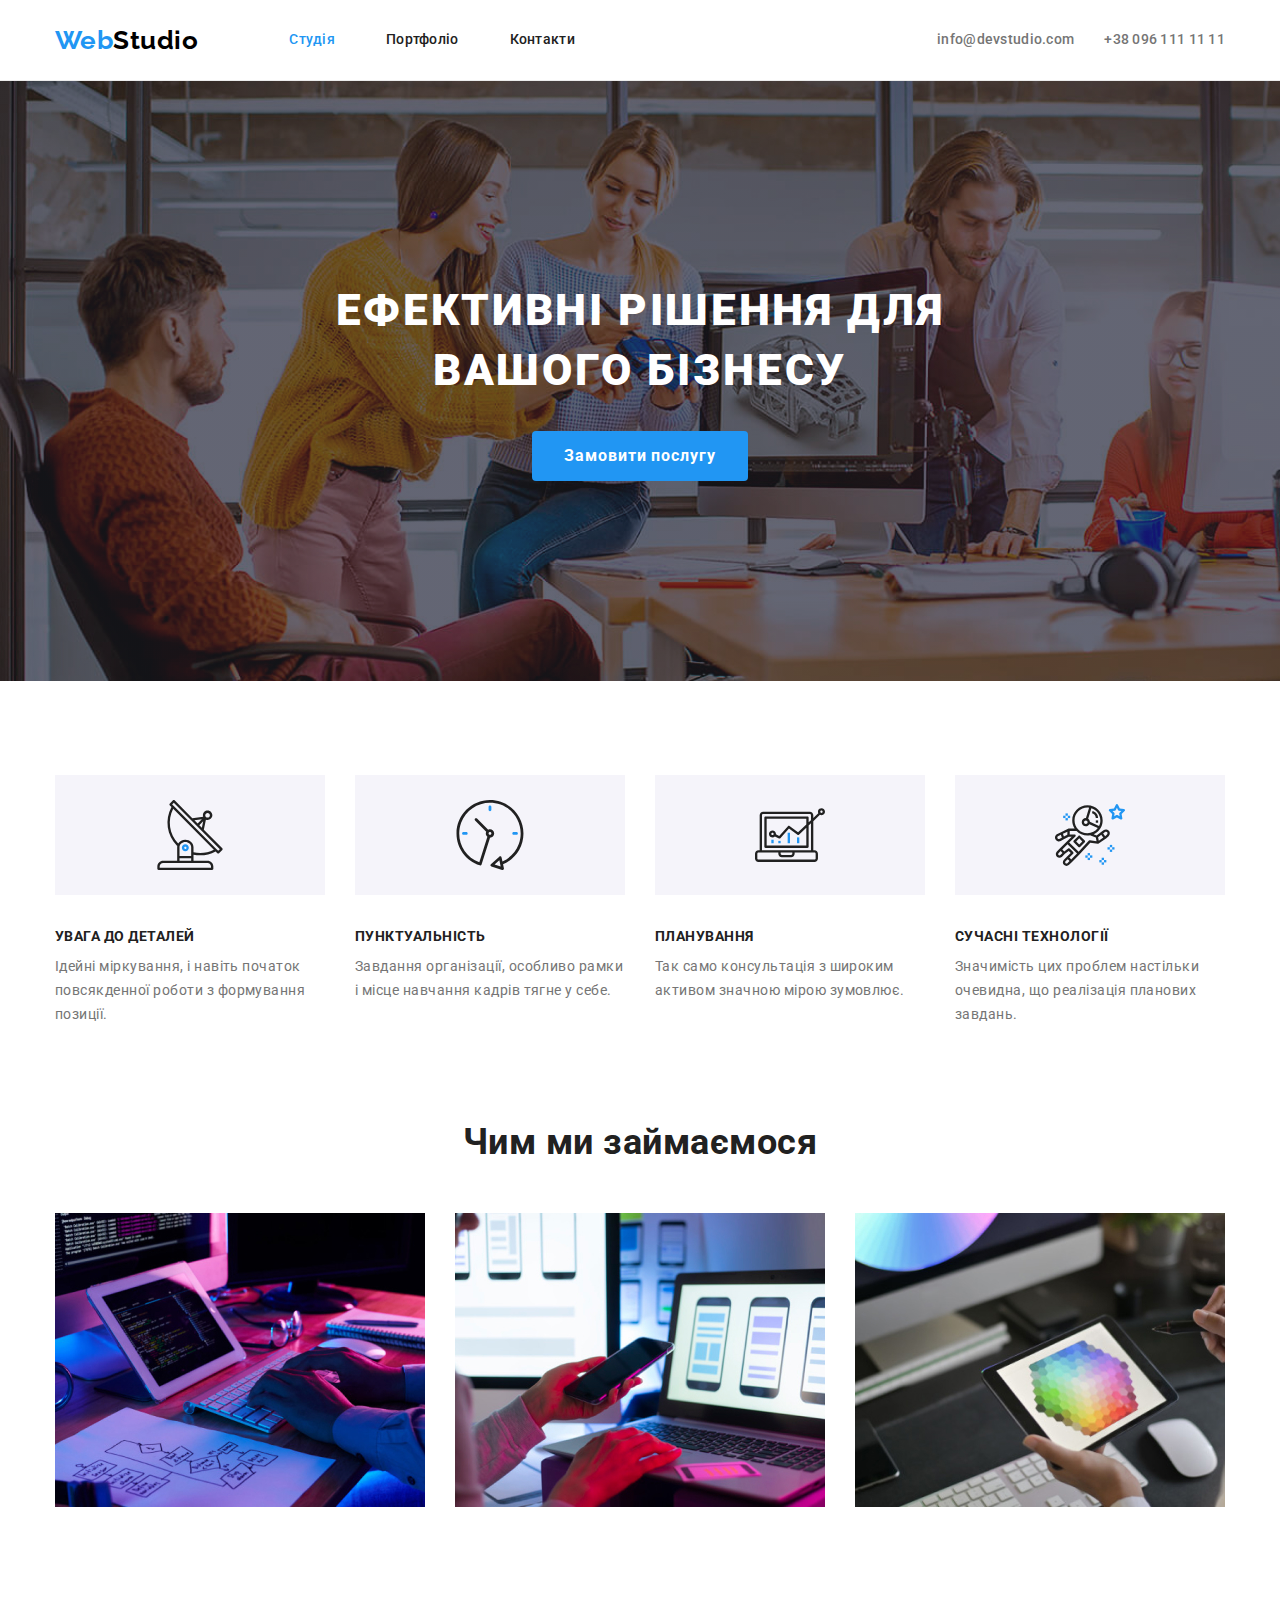
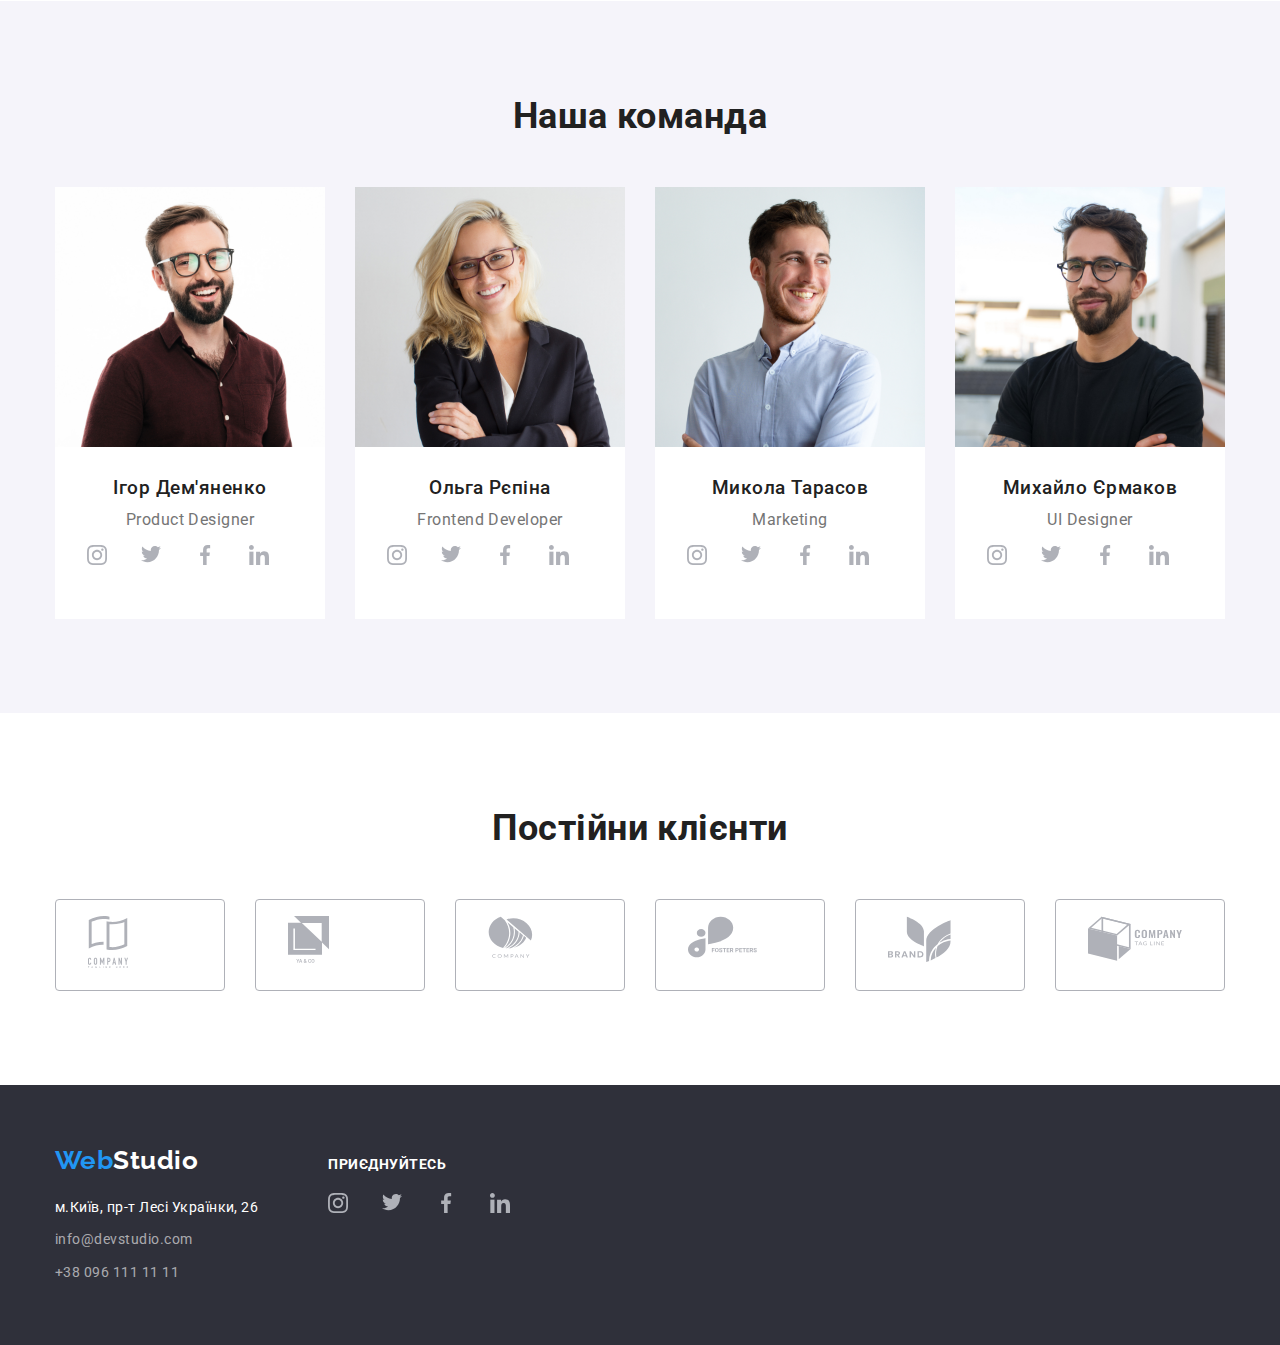
<file: index.html>
<!DOCTYPE html>
<html lang="en">
<head>
    <meta charset="UTF-8">
    <meta http-equiv="X-UA-Compatible" content="IE=edge">
    <meta name="viewport" content="width=device-width, initial-scale=1.0">
    <title>Homework-4</title>
    <link href="https://fonts.googleapis.com/css2?family=Raleway:wght@700&family=Roboto:wght@400;500;700;900&display=swap"
          rel="stylesheet">
    <link rel="stylesheet" href="https://cdnjs.cloudflare.com/ajax/libs/modern-normalize/1.1.0/modern-normalize.min.css">      
    <link rel="stylesheet" href="./css/main.css">
</head>


<body>
    <header class="page-header">
        <div class="container main-nav">
            <nav class="main-nav">
                <a href="/" class="logo"> <span class="logo-span">Web</span>Studio</a>
                <ul class="site-nav list">
                    <li class="item"><a class="nav-link carent" href="./index.html">Студія</a></li>
                    <li class="item"><a class="nav-link" href="./portfolio.html">Портфоліо</a></li>
                    <li class="item"><a class="nav-link" href="">Контакти</a></li>
                </ul>
            
            </nav>
            
            <ul class="contacts list">
                <li class="item"><a class="contact-link" href="mailto:info@devstudio.com">info@devstudio.com</a></li>
                <li class= "item"><a class="contact-link" href="tel:+380961111111">+38 096 111 11 11</a></li>
            </ul>
        </div>
       
    </header>

    <main>
        <section class = " upper">
            <div class = "container">
                <h1 class="head-title">Ефективні рішення для вашого бізнесу</h1>
                <button class="button">Замовити послугу</button>
            </div>
                
            
        </section>
        
        <section class="section">
            <div class="container">
              <h2 class = "section-title hide-title">Переваги</h2>
              <ul class="list horizontal-list advantages-list">
                <li class="item antenna" >
                    <!-- <img src="./images/Group1.jpeg" alt="антенна"> -->
                    <h3 class = "advantages-title">УВАГА ДО ДЕТАЛЕЙ</h3>
                    <p class="text">Ідейні міркування, і навіть початок повсякденної роботи з формування позиції.</p>
                </li>
                <li class="item clock">
                    <!-- <img src="./images/Group2.jpeg" alt="часи"> -->
                    <h3 class = "advantages-title">ПУНКТУАЛЬНІСТЬ</h3>
                    <p class="text">Завдання організації, особливо рамки і місце навчання кадрів тягне у себе.</p>
                </li>
                <li class="item diagram">
                    <!-- <img src="./images/Group3.jpeg" alt="планування"> -->
                    <h3 class = "advantages-title">ПЛАНУВАННЯ</h3>
                    <p class="text">Так само консультація з широким активом значною мірою зумовлює.</p>
                </li>
                <li class="item astronaut">
                    <!-- <img src="./images/Group4.jpeg" alt="сучасність"> -->
                    <h3 class = "advantages-title">СУЧАСНІ ТЕХНОЛОГІЇ</h3>
                    <p class="text">Значимість цих проблем настільки очевидна, що реалізація планових завдань.</p>
                </li>
              </ul>
            </div>
        </section>  

        <section class="section examples-sections">
            <div class = "container">
                <h2 class="section-title">Чим ми займаємося</h2>
                <ul class="list horizontal-list">
                    <li class="item"><img src="./images/box1.jpeg" alt="приклад роботи" width="370"></li>
                    <li class="item"><img src="./images/box2.jpeg" alt="приклад роботи" width="370"></li>
                    <li class="item"><img src="./images/box3.jpeg" alt="приклад роботи" width="370"></li>
                </ul>    
            </div>
        </section>
        
        
        <section class = "section team">
            <div class="container">
            <h2 class = "section-title">Наша команда</h2>
            <ul class="list horizontal-list">
                <li class="item">
                    <img src="./images/team_card1.jpeg" alt="фото члена комнади" width="270">
                    <div class="team-discription">
                        <h3 class="name-title">Ігор Дем'яненко</h3>
                        <p class="text-position">Product Designer</p>
                        <ul class="list sm-list">
                            <li class="item"> <a class="sm-link" href=""><img class="img-lnk" src="./images/instagram.svg"
                                        alt="link to insta"></a></li>
                            <li class="item"><a class="sm-link" href=""><img src="./images/twitter.svg" alt="link to twitter"></a></li>
                            <li class="item"><a class="sm-link" href=""><img src="./images/facebook.svg" alt="link to FB"></a></li>
                            <li class="item"><a class="sm-link" href=""><img src="./images/linkedin.svg" alt="link to Lnkd"></a></li>
                        </ul>
                    </div>
                </li>
                <li class = "item">
                    <img src="./images/team_card2.jpeg" alt="фото члена комнади" width="270">
                    <div class="team-discription">
                        <h3 class="name-title">Ольга Рєпіна</h3>
                        <p class="text-position">Frontend Developer</p>
                        <ul class="list sm-list">
                            <li class="item"> <a class="sm-link" href=""><img class="img-lnk" src="./images/instagram.svg"
                                        alt="link to insta"></a></li>
                            <li class="item"><a class="sm-link" href=""><img src="./images/twitter.svg" alt="link to twitter"></a></li>
                            <li class="item"><a class="sm-link" href=""><img src="./images/facebook.svg" alt="link to FB"></a></li>
                            <li class="item"><a class="sm-link" href=""><img src="./images/linkedin.svg" alt="link to Lnkd"></a></li>
                        </ul>
                    </div>
                    
                </li>
                <li class = "item">
                    <img src="./images/team_card3.jpeg" alt="фото члена комнади" width="270">
                    <div class="team-discription">
                        <h3 class="name-title">Микола Тарасов</h3>
                        <p class="text-position">Marketing</p>
                        <ul class="list sm-list">
                            <li class="item"> <a class="sm-link" href=""><img class="img-lnk" src="./images/instagram.svg"
                                        alt="link to insta"></a></li>
                            <li class="item"><a class="sm-link" href=""><img src="./images/twitter.svg" alt="link to twitter"></a></li>
                            <li class="item"><a class="sm-link" href=""><img src="./images/facebook.svg" alt="link to FB"></a></li>
                            <li class="item"><a class="sm-link" href=""><img src="./images/linkedin.svg" alt="link to Lnkd"></a></li>
                        </ul>
                    </div>
                </li>
                <li class = "item">
                    <img src="./images/team_card4.jpeg" alt="фото члена комнади" width="270">
                    <div class="team-discription">
                        <h3 class="name-title">Михайло Єрмаков</h3>
                        <p class="text-position">UI Designer</p>
                        <ul class="list sm-list">
                            <li class="item"> <a class="sm-link" href=""><img class="img-lnk" src="./images/instagram.svg"
                                        alt="link to insta"></a></li>
                            <li class="item"><a class="sm-link" href=""><img src="./images/twitter.svg" alt="link to twitter"></a></li>
                            <li class="item"><a class="sm-link" href=""><img src="./images/facebook.svg" alt="link to FB"></a></li>
                            <li class="item"><a class="sm-link" href=""><img src="./images/linkedin.svg" alt="link to Lnkd"></a></li>
                        </ul>
                    </div>
                </li>
            </ul>
            </div>
        </section>
        
        <section class="section">

            <div class="container">
                <h2 class="section-title">Постійни клієнти</h2>
                <ul class="list horizontal-list">
                    <li class = "item"><a class="client-link" href=""><img class="client-img" src="./images/label.svg" alt=""></a></li>
                    <li class = "item"><a class="client-link" href=""><img src="./images/label2.svg" alt=""></a></li>
                    <li class = "item"><a class="client-link" href=""><img src="./images/label3.svg" alt=""></a></li>
                    <li class = "item"><a class="client-link" href=""><img src="./images/label4.svg" alt=""></a></li>
                    <li class = "item"><a class="client-link" href=""><img src="./images/label5.svg" alt=""></a></li>
                    <li class = "item"><a class="client-link" href=""><img src="./images/label6.svg" alt=""></a></li>
                </ul>
            </div>
        </section>
    </main>

    <footer class = "footer">
        <div class="container horizontal-footer">
            <div class = "footer-content">
                <a href="/" class="logo"> <span class="logo-span">Web</span>Studio</a>
                <address class="address-block">
                    <ul class="list address-list">
                        <li class="item">
                            <a class="address-link" href="https://goo.gl/maps/ZgSxbahKDa7UKCkk7">м.Київ, пр-т Лесі Українки, 26</a>
                        </li>
                        <li class="item">
                            <a class="address-link contact" href="mailto:info@devstudio.com">info@devstudio.com</a>
                        </li>
                        <li class="item">
                            <a class="address-link contact" href="tel:+380961111111">+38 096 111 11 11</a>
                        </li>
                    </ul>
                </address>
            </div>

            <div class = "footer-content">
                <p class="advantages-title footer-white">ПРИЄДНУЙТЕСЬ</p>
                <ul class="list sm-list footer-sm-list">
                    <li class="item"> <a class="sm-link" href=""><img class="img-lnk" src="./images/instagram.svg"
                                alt="link to insta"></a></li>
                    <li class="item"><a class="sm-link" href=""><img src="./images/twitter.svg" alt="link to twitter"></a></li>
                    <li class="item"><a class="sm-link" href=""><img src="./images/facebook.svg" alt="link to FB"></a></li>
                    <li class="item"><a class="sm-link" href=""><img src="./images/linkedin.svg" alt="link to Lnkd"></a></li>
                </ul>
            </div>
            
            
        </div>
      
        
    </footer>

    
</body>


</html>
</file>
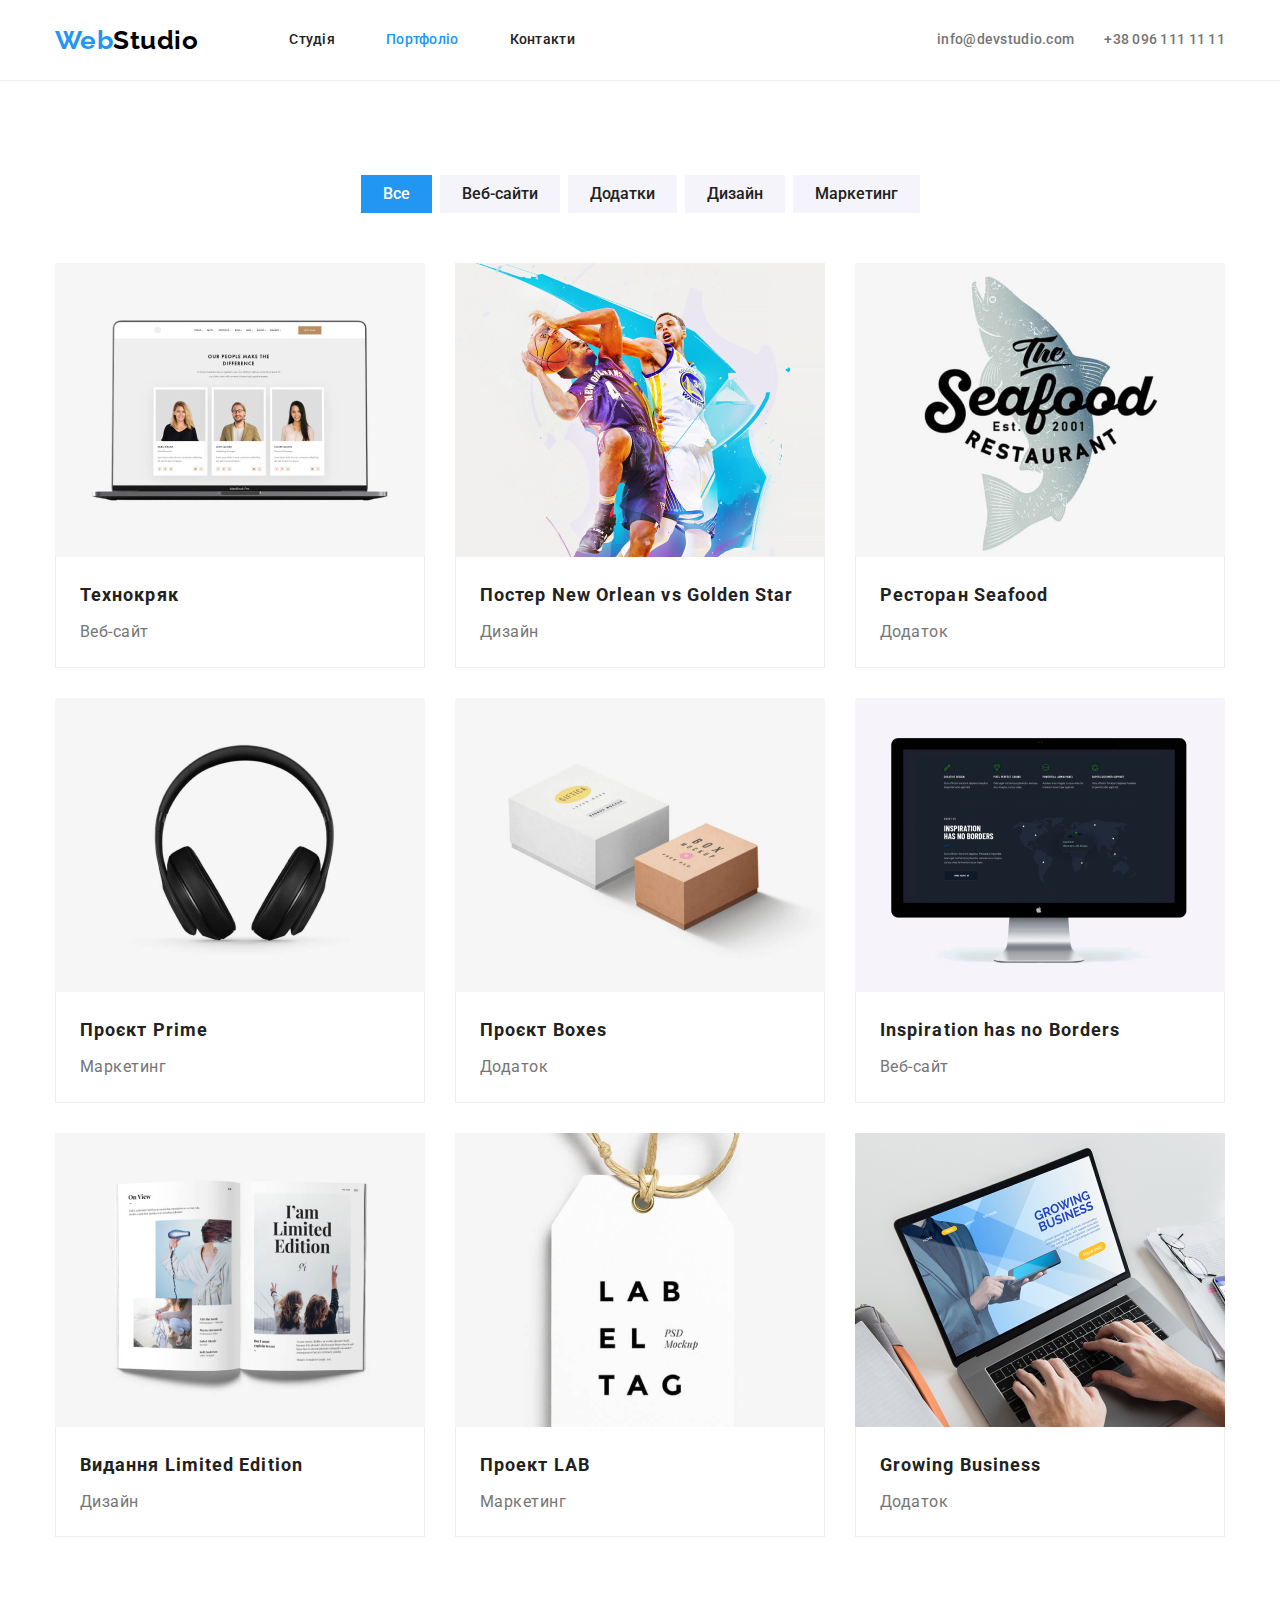
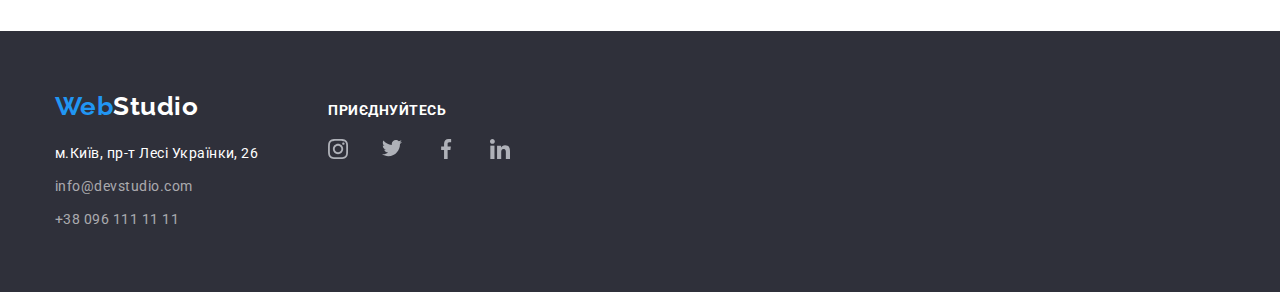
<file: portfolio.html>
<!DOCTYPE html>
<html lang="en">

<head>
    <meta charset="UTF-8">
    <meta http-equiv="X-UA-Compatible" content="IE=edge">
    <meta name="viewport" content="width=device-width, initial-scale=1.0">
    <title>Homework-4</title>
    <link
        href="https://fonts.googleapis.com/css2?family=Raleway:wght@700&family=Roboto:wght@400;500;700;900&display=swap"
        rel="stylesheet">
    <link rel="stylesheet"
        href="https://cdnjs.cloudflare.com/ajax/libs/modern-normalize/1.1.0/modern-normalize.min.css">
    <link rel="stylesheet" href="./css/main.css">
</head>

<body>

<header class="page-header">
    <div class="container main-nav">
        <nav class="main-nav">
            <a href="/" class="logo"> <span class="logo-span">Web</span>Studio</a>
            <ul class="site-nav list">
                <li class="item"><a class="nav-link" href="./index.html">Студія</a></li>
                <li class="item"><a class="nav-link carent" href="./portfolio.html">Портфоліо</a></li>
                <li class="item"><a class="nav-link" href="">Контакти</a></li>
            </ul>

        </nav>

        <ul class="contacts list">
            <li class="item"><a class="contact-link" href="mailto:info@devstudio.com">info@devstudio.com</a></li>
            <li class="item"><a class="contact-link" href="tel:+380961111111">+38 096 111 11 11</a></li>
        </ul>
    </div>

</header>

    <main>

    <section class="section">
        <div class="container">
            <h1 class="section-title hide-title">Портфоліо</h1>
            <ul class="list btm-list">
                <Li class="item"><button type="button" class="button-secondary carent-button">Все</button></Li>
                <Li class="item"><button type="button" class="button-secondary">Веб-сайти</button></Li>
                <Li class="item"><button type="button" class="button-secondary">Додатки</button></Li>
                <Li class="item"><button type="button" class="button-secondary">Дизайн</button></Li>
                <Li class="item"><button type="button" class="button-secondary">Маркетинг</button></Li>
            </ul>
            
            <ul class="list card-list">
                <li class="item" >
                    <a href="https://www.google.com/" target="_blank" class="exmp-link" >
                        <img src="./images/example1.png" alt="приклад роботи" width="370" >
                        <div class="discription">
                            <h2 class="example-title">Технокряк</h2>
                            <p class="list-paragraf">Веб-сайт</p>
                        </div>
                    </a>
                </li>
                <li class="item">
                    <a href="" class="exmp-link">
                        <img src="./images/example2.png" alt="приклад роботи" width="370">
                        <div class="discription">
                            <h2 class="example-title">Постер New Orlean vs Golden Star</h2>
                            <p class="list-paragraf">Дизайн</p>
                        </div>
                    </a>
                </li>
                <li class="item">
                    <a href="" class="exmp-link">
                        <img src="./images/example3.png" alt="приклад роботи" width="370">
                        <div class="discription">
                            <h2 class="example-title">Ресторан Seafood</h2>
                            <p class="list-paragraf">Додаток</p>
                        </div>
                    </a>
                </li>
                <li class="item">
                    <a href="" class="exmp-link">
                        <img src="./images/example4.png" alt="приклад роботи" width="370">
                        <div class="discription">
                            <h2 class="example-title">Проєкт Prime</h2>
                            <p class="list-paragraf">Маркетинг</p>
                        </div>
                    </a>
                </li>
                <li class="item">
                    <a href="" class="exmp-link">
                        <img src="./images/example5.png" alt="приклад роботи" width="370">
                        <div class="discription">
                            <h2 class="example-title">Проєкт Boxes</h2>
                            <p class="list-paragraf">Додаток</p>
                        </div>
                    </a>
                </li>
                <li class="item">
                    <a href="" class="exmp-link">
                        <img src="./images/example6.png" alt="приклад роботи" width="370">
                        <div class="discription">
                            <h2 class="example-title">Inspiration has no Borders</h2>
                            <p class="list-paragraf">Веб-сайт</p>
                        </div>
                    </a>
                </li>
                <li class="item">
                    <a href="" class="exmp-link">
                        <img src="./images/example7.png" alt="приклад роботи" width="370">
                        <div class="discription">
                            <h2 class="example-title">Видання Limited Edition</h2>
                            <p class="list-paragraf">Дизайн</p>
                        </div>
                    </a>
                </li>
                <li class="item">
                    <a href="" class="exmp-link">
                        <img src="./images/example8.png" alt="приклад роботи" width="370">
                        <div class="discription">
                            <h2 class="example-title">Проект LAB</h2>
                            <p class="list-paragraf">Маркетинг</p>
                        </div>
                    </a>
                </li>
                <li class="item">
                    <a href="" class="exmp-link">
                        <img src="./images/example9.png" alt="приклад роботи" width="370">
                        <div class="discription">
                            <h2 class="example-title">Growing Business</h2>
                            <p class="list-paragraf">Додаток</p>
                        </div>
                    </a>
                </li>
            </ul>
        </div>
    </section>

    </main>

    <footer class="footer">
        <div class="container horizontal-footer">
            <div class="footer-content">
                <a href="/" class="logo"> <span class="logo-span">Web</span>Studio</a>
                <address class="address-block">
                    <ul class="list address-list">
                        <li class="item">
                            <a class="address-link" href="https://goo.gl/maps/ZgSxbahKDa7UKCkk7">м.Київ, пр-т Лесі Українки,
                                26</a>
                        </li>
                        <li class="item">
                            <a class="address-link contact" href="mailto:info@devstudio.com">info@devstudio.com</a>
                        </li>
                        <li class="item">
                            <a class="address-link contact" href="tel:+380961111111">+38 096 111 11 11</a>
                        </li>
                    </ul>
                </address>
            </div>
    
            <div class = "footer-content">
                <p class="advantages-title footer-white">ПРИЄДНУЙТЕСЬ</p>
                <ul class="list sm-list footer-sm-list">
                    <li class="item"> <a class="sm-link" href=""><img class="img-lnk" src="./images/instagram.svg"
                                alt="link to insta"></a></li>
                    <li class="item"><a class="sm-link" href=""><img src="./images/twitter.svg" alt="link to twitter"></a>
                    </li>
                    <li class="item"><a class="sm-link" href=""><img src="./images/facebook.svg" alt="link to FB"></a></li>
                    <li class="item"><a class="sm-link" href=""><img src="./images/linkedin.svg" alt="link to Lnkd"></a>
                    </li>
                </ul>
            </div>
    
    
        </div>
    
    
    </footer>


</body>
</file>
<file: css/main.css>
/* 
colors

фон #FFFFFF
фон за фото #F5F4FA
фон футера #2F303A
accent blue #2196F3
fon nav #ECECEC

цвет минизаголовков #212121
цвет параграфов #757575
цвет почты футера color: rgba(255, 255, 255, 0.6);
*/

:root {
    --primery-text-color:  #757575;
    --title-text-color: #212121;
    --accent-color: #2196F3;
    --gray-back: #F5F4FA;
    --white-back: #FFFFFF;
    --section-back: #F5F5F5;
}

html {
    box-sizing: border-box;
}

*,
*::before,
*::after {
    box-sizing: inherit;
}


body {
    color: var(--primery-text-color);
    font-family: Roboto, sans-serif;
    letter-spacing: 0.03em;
    background-color: var(--white-back);
}

.list {
    list-style: none;

    margin-top: 0;
    margin-bottom: 0;
    padding-left: 0;
}

.container {

    width: 1200px;
    padding-left: 15px;
    padding-right: 15px;

    margin-left: auto;
    margin-right: auto;

}

img{
    display: block;
}

/*header*/
.logo {
    color: #000000;

    font-family: Raleway, sans-serif;
    font-weight: 700;
    font-size: 26px;
    line-height: 1.19;

    text-decoration: none;
}

.logo-span {
    color: var(--accent-color);
}

.site-nav {
    display: flex;
    margin-left: 91px;
}

.nav-link {
    display: block;
    padding-top: 32px;
    padding-bottom: 32px;
    
    color: var(--title-text-color);
    font-weight: 500;
    font-size: 14px;
    line-height: 1.14;
    letter-spacing: 0.02em;
    text-decoration: none;
    
}

.nav-link.carent,
.nav-link:hover,
.nav-link:focus {
    color: var(--accent-color);
}

.contacts{
    display: flex;
    margin-left: auto;
    
}

.site-nav .item:not(:last-child) {
    margin-right: 51px;
}

.contacts .item:not(:last-child) {
    margin-right: 30px;

}

.contact-link {
    display: block;
    padding-top: 32px;
    padding-bottom: 32px;
    
    color: var(--primery-text-color);
    font-weight: 500;
    font-size: 14px;
    line-height: 1.14;
    letter-spacing: 0.02em;

    text-decoration: none;
}


.contact-link:hover,
.contact-link:focus {
    color: var(--accent-color);
}


.main-nav{
    display: flex;
    align-items: center;
    
}

.page-header{
border-bottom: 1px solid #ECECEC;
}




/* hero */


.upper {
    text-align: center;
   
    background-image: linear-gradient(to bottom,
                    rgba(47, 48, 58, 0.4),
                    rgba(47, 48, 58, 0.4)),
                url('../images/hero-img.jpeg');
    background-color: #2F303A;
    
    max-width: 1600px;
    height: 600px;
    padding-bottom: 200px;
    padding-top: 200px;

    
}

.head-title {
    color: var(--white-back);

    font-weight: 900;
    font-size: 44px;
    line-height: 1.36;
    letter-spacing: 0.06em;
    text-transform: uppercase;

    max-width: 696px;
    margin-left: auto;
    margin-right: auto;
    margin-top: 0;
    margin-bottom: 30px;
}

.button {
    color: var(--white-back);
    background-color: var(--accent-color);
    border: 0px;

    font-family: inherit;
    font-weight: 700;
    font-size: 16px;
    line-height: 1.9;
    letter-spacing: 0.06em;

    margin: 0 auto;
    display: block;
    align-items: center;
    padding: 10px 32px;
    border-radius: 4px;

    min-width: 216px;
    height: 50px;

}



.section{
    padding-top: 94px;
    padding-bottom: 94px;
    background-color: var(--white-back)
}


.section-title {
    color: var(--title-text-color);

    font-weight: 700;
    font-size: 36px;
    line-height: 1.17;
    text-align: center;

    margin-top: 0;
    margin-bottom: 50px;
    
}

.examples-sections{
    padding-top: 0;
}

/* advantages */

.advantages-list .item::before {
    content: '';
    display: inline-block;
    width: 270px;
    height: 120px;
    background-position: center;
    background-repeat: no-repeat;
    background-color: var(--gray-back);
}

.advantages-list .antenna::before {
    background-image: url('../images/antenna1.svg');
}

.advantages-list .clock::before {
    background-image: url('../images/clock1.svg');
}

.advantages-list .diagram::before {
    background-image: url('../images/diagram1.svg');
}

.advantages-list .astronaut::before {
    background-image: url('../images/astronaut1.svg');
}

.advantages-title {

    color: var(--title-text-color);
    font-weight: 700;
    font-size: 14px;
    line-height: 1.14;
    text-transform: uppercase;

    margin-top: 30px;
    margin-bottom: 10px;
}

.text {
    font-size: 14px;
    line-height: 1.71;

    margin-top: 0;
    margin-bottom: 0;
}

.hide-title{
    display: none;
}

.horizontal-list{
    display: flex;
}

.horizontal-list .item:not(:last-child){
    margin-right: 30px;
}


/* team */

.name-title{
    color: var(--title-text-color);
    font-weight: 500;
    margin-top: 0;
    margin-bottom: 10px;
}

.text-position{
    margin-top: 0;
    margin-bottom: 16px;
}

.team-discription {
    text-align: center;
    font-size: 16px;
    line-height: 1.19;

    padding-top: 30px;
    padding-bottom: 30px;
}

.team {
    background-color: var(--gray-back);

}

.team .horizontal-list .item {
    background-color: var(--white-back);
}


.sm-link {
    display: block;
    text-align: center;

    width: 44px;
    height: 44px;


}

.sm-link:hover {
    background-color: var(--accent-color);

}

.sm-list {
    display: flex;
    justify-content: center;
}

.sm-list .item:not(:last-child) {
    margin-right: 10px;

}




/* clients */
.client-link {
    display: inline-block;

    width: 170px;
    height: 92px;
    padding: 40px, 40px;


    border: 1px solid #AFB1B8;
    border-radius: 4px;

    text-align: center;
    vertical-align: middle;

    padding: 16px 32px;
}

.client-link:hover,
.client-focus {
    border-color: var(--accent-color);

}

.img-lnk {
    display: block;
}

/* footer */

.footer .logo{
    color: var(--white-back);
}

.address-link {
    color: var(--white-back); 
    
    font-style: normal;
    font-size: 14px;
    line-height: 1.7;

    text-decoration: none;
}

.address-link.contact{
    color: rgba(255, 255, 255, 0.6);

}

.contact:hover,
.contact:focus{
    color: rgba(255, 255, 255, 1);
} 

.footer-white {
    margin-top: 0;
    margin-bottom: 20px;
    color: var(--white-back);

}

.footer {
    padding-top: 60px;
    padding-bottom: 60px;
    background-color: #2F303A;

}


.horizontal-footer {
    display: flex;

    align-items: baseline;
}

.footer-content:not(:last-child) {
    margin-right: 70px;

}

.address-block {
    margin-top: 20px;
}

.address-list .item:not(:last-child) {
    margin-bottom: 9px;
}


/* Портфолио */

/* filtr */
.button-secondary{
    padding: 6px 22px;
    color: var(--title-text-color);
    background-color: var(--gray-back);

    font: inherit;
    font-weight: 500;
    font-size: 16px;
    line-height: 1.63;
    text-align: center;

    border: 0px;
}   

.carent-button,
.button-secondary:hover,
.button-secondary:focus{
    color: var(--white-back);
    background-color: var(--accent-color);
}

.btm-list {
    display: flex;
    justify-content: center;

}

.btm-list .item:not(:last-child) {
    margin-right: 8px;
}


/* cards exaples */

.example-title {
    color: var(--title-text-color);

    font-weight: 700;
    font-size: 18px;
    line-height: 2;
    letter-spacing: 0.06em;

    margin-top: 0;
    margin-bottom: 4px;

}

.list-paragraf {
    color: var(--primery-text-color);

    font-size: 16px;
    line-height: 1.86;

    margin-top: 0;
    margin-bottom: 0;
}

.exmp-link{
    text-decoration: none;
}

.card-list {
    margin-top: 50px;

    display: flex;
    flex-wrap: wrap;
    gap: 30px;
}

.card-list .item {
    width: 370px;
    
}

.discription {
    padding: 20px 24px;
    border-right: 1px solid #EEEEEE;
    border-bottom: 1px solid #EEEEEE;
    border-left: 1px solid #EEEEEE;
}

.card-list > img{
    display: block;
    
}
</file>
